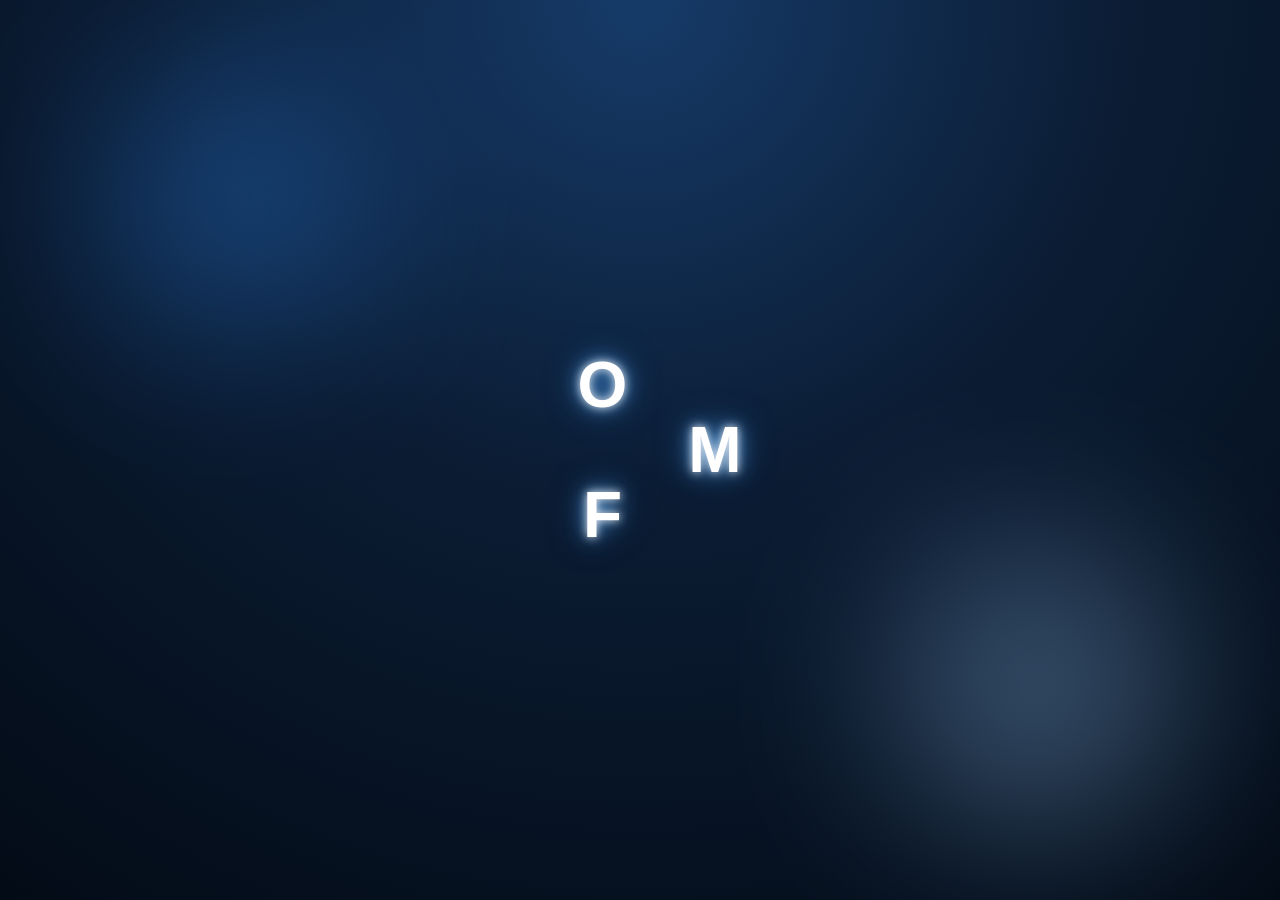
<file: index.html>
<!DOCTYPE html>
<html lang="pt">
<head>
  <meta charset="UTF-8">
  <meta name="viewport" content="width=device-width, initial-scale=1.0">
  <title>Loading MFO</title>
  <link rel="stylesheet" href="girar.css">
</head>
<body>
  <div class="loading-screen">

    <div class="fundo brilho-1"></div>
    <div class="fundo brilho-2"></div>

    <!-- Fase 1 -->
    <div class="orbita" id="orbita">
      <span class="letra-orbita m">M</span>
      <span class="letra-orbita f">F</span>
      <span class="letra-orbita o">O</span>
    </div>

    <!-- Fase 2 -->
    <div class="nome-completo" id="nomeCompleto">
      <span class="iniciais">M</span>ussagi
      <span class="iniciais">F</span>ernando
      <span class="iniciais">O</span>muge
    </div>

  </div>

  <script src="girar.js"></script>
</body>
</html>
</file>
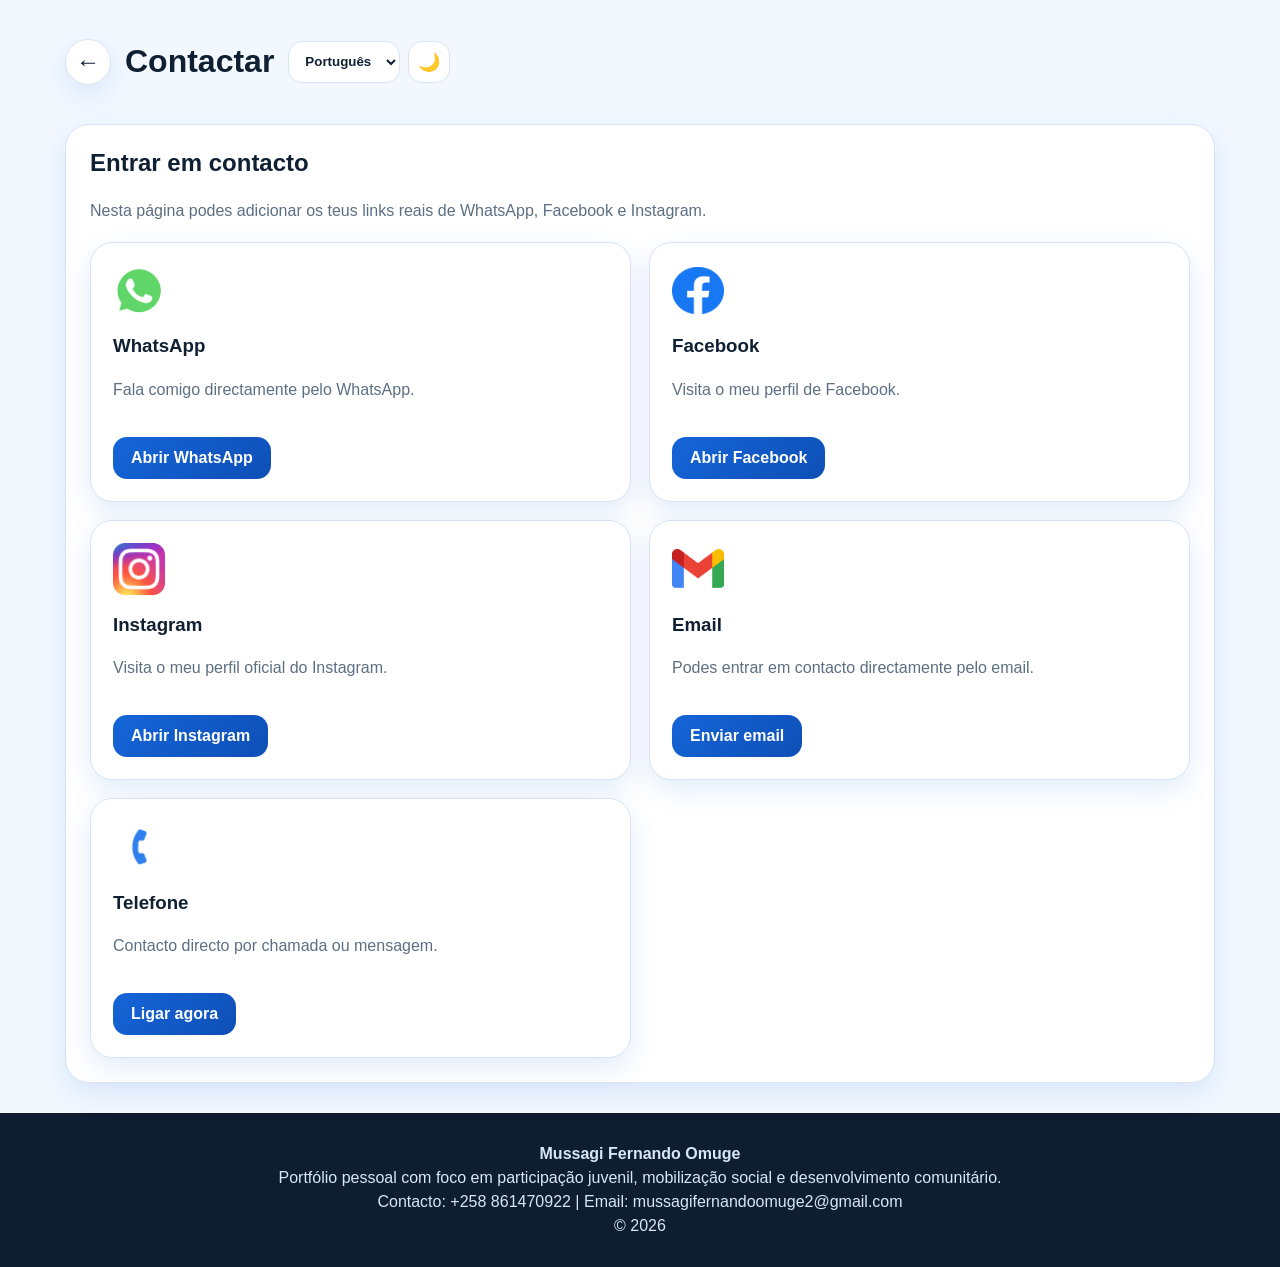
<file: contactar.html>
<!DOCTYPE html>
<html lang="pt">
<head>
  <meta charset="UTF-8">
  <meta name="viewport" content="width=device-width, initial-scale=1.0">
  <title>Contactar | Mussagi Fernando Omuge</title>
  <link rel="stylesheet" href="home.css">
</head>
<body>

  <header class="cabecalho-pagina">
    <a href="home (2).html" class="botao-voltar" aria-label="Voltar">←</a>

    <h1 data-traducao="contactar_titulo_pagina"></h1>

    <div class="acoes-topo">
      <select id="selectorIdioma" class="seletor-idioma seletor-pagina" aria-label="Selecionar idioma">
        <option value="pt">Português</option>
        <option value="en">English</option>
        <option value="es">Español</option>
      </select>

      <button class="botao-topo" id="botaoTema" aria-label="Alternar tema">🌙</button>
    </div>
  </header>

  <main class="pagina-contactar">
    <section class="cartao secao">
      <h2 data-traducao="contactar_titulo">Entrar em contacto</h2>

      <p class="introducao-secao" data-traducao="contactar_intro">
        Nesta página podes adicionar os teus links reais de WhatsApp, Facebook e Instagram. Enquanto isso, ao clicar em cada botão, aparece uma mensagem com a informação correspondente.
      </p>

      <div class="grade-contactos">
        <article class="cartao-contacto">
          <img src="watsap.png" alt="WhatsApp" class="icone-rede">
          <h3 data-traducao="contacto_whatsapp">WhatsApp</h3>
          <p data-traducao="contacto_whatsapp_texto">
            Aqui ficará o teu link directo para conversa no WhatsApp.
          </p>
          <a
  href="https://wa.me/258850470321"
  class="botao-rede link-social"
  target="_blank"
  rel="noopener noreferrer"
  data-traducao="botao_abrir_whatsapp"
>
  Abrir WhatsApp
</a>
        </article>

        <article class="cartao-contacto">
          <img src="facebook.png" alt="Facebook" class="icone-rede">
          <h3 data-traducao="contacto_facebook">Facebook</h3>
          <p data-traducao="contacto_facebook_texto">
            Aqui ficará o teu link do perfil ou página de Facebook.
          </p>
          <a
            href="https://www.facebook.com/profile.php?id=100075169595993"
            class="botao-rede link-social"
            target="_blank"
            rel="noopener noreferrer"
            data-traducao="botao_abrir_facebook"
          >
            Abrir Facebook
          </a>
        </article>

        <article class="cartao-contacto">
          <img src="instagram.png" alt="Instagram" class="icone-rede">
          <h3 data-traducao="contacto_instagram">Instagram</h3>
          <p data-traducao="contacto_instagram_texto">
            Aqui ficará o teu link oficial do Instagram.
          </p>
          <a
            href="https://www.instagram.com/mussagif?igsh=MXU2ZzVrYTk1bW1qbw=="
            class="botao-rede link-social"
            target="_blank"
            rel="noopener noreferrer"
            data-traducao="botao_abrir_instagram"
          >
            Abrir Instagram
          </a>
        </article>

        <article class="cartao-contacto">
          <img src="gmail.png" alt="Email" class="icone-rede">
          <h3 data-traducao="contacto_email">Email</h3>
          <p data-traducao="contacto_email_texto">
            Podes entrar em contacto directamente pelo email.
          </p>
          <a
            href="mailto:mussagifernandoomuge2@gmail.com"
            class="botao-rede"
            data-traducao="botao_enviar_email"
          >
            Enviar email
          </a>
        </article>

        <article class="cartao-contacto">
          <img src="phone.png" alt="Telefone" class="icone-rede">
          <h3 data-traducao="contacto_telefone">Telefone</h3>
          <p data-traducao="contacto_telefone_texto">
            Contacto directo por chamada ou mensagem.
          </p>
          <a
            href="tel:+258861470922"
            class="botao-rede"
            data-traducao="botao_ligar_agora"
          >
            Ligar agora
          </a>
        </article>
      </div>
    </section>
  </main>

  <footer class="rodape">
    <p><strong data-traducao="rodape_nome">Mussagi Fernando Omuge</strong></p>
    <p data-traducao="rodape_descricao">
      Portfólio pessoal com foco em participação juvenil, mobilização social e desenvolvimento comunitário.
    </p>
    <p data-traducao="rodape_contacto">
      Contacto: +258 861470922 | Email: mussagifernandoomuge2@gmail.com
    </p>
    <p>© 2026</p>
  </footer>

  <script src="contactar.js"></script>
</body>
</html>
</file>
<file: girar.css>
* {
  margin: 0;
  padding: 0;
  box-sizing: border-box;
}

body {
  overflow: hidden;
  font-family: Arial, sans-serif;
  background: radial-gradient(circle at top, #163b69, #0b1c33 45%, #030b16 100%);
  height: 100vh;
}

.loading-screen {
  position: relative;
  width: 100%;
  height: 100vh;
  display: flex;
  justify-content: center;
  align-items: center;
  overflow: hidden;
}

/* Fundo */
.fundo {
  position: absolute;
  border-radius: 50%;
  filter: blur(90px);
  opacity: 0.35;
  animation: flutuar 5s ease-in-out infinite alternate;
}

.brilho-1 {
  width: 260px;
  height: 260px;
  background: #2f8fff;
  top: 8%;
  left: 8%;
}

.brilho-2 {
  width: 280px;
  height: 280px;
  background: #9ed0ff;
  bottom: 8%;
  right: 8%;
}

@keyframes flutuar {
  from {
    transform: translateY(0px) scale(1);
  }
  to {
    transform: translateY(-18px) scale(1.08);
  }
}

/* MFO a girar */
.orbita {
  position: relative;
  width: 220px;
  height: 220px;
  display: flex;
  justify-content: center;
  align-items: center;
  z-index: 2;
  transition: opacity 0.5s ease, transform 0.5s ease;
}

.letra-orbita {
  position: absolute;
  font-size: 4rem;
  font-weight: bold;
  color: #ffffff;
  text-shadow:
    0 0 10px rgba(255,255,255,0.9),
    0 0 20px rgba(80,170,255,0.8),
    0 0 35px rgba(80,170,255,0.5);
}

.m {
  animation: girarM 2s linear forwards;
}

.f {
  animation: girarF 2s linear forwards;
}

.o {
  animation: girarO 2s linear forwards;
}

@keyframes girarM {
  0%   { transform: rotate(0deg) translateX(75px) rotate(0deg); }
  100% { transform: rotate(360deg) translateX(75px) rotate(-360deg); }
}

@keyframes girarF {
  0%   { transform: rotate(120deg) translateX(75px) rotate(-120deg); }
  100% { transform: rotate(480deg) translateX(75px) rotate(-480deg); }
}

@keyframes girarO {
  0%   { transform: rotate(240deg) translateX(75px) rotate(-240deg); }
  100% { transform: rotate(600deg) translateX(75px) rotate(-600deg); }
}

/* Nome completo */
.nome-completo {
  position: absolute;
  opacity: 0;
  transform: scale(0.92);
  font-size: 2.8rem;
  font-weight: bold;
  letter-spacing: 2px;
  color: #f2f2f2;
  text-align: center;
  padding: 0 20px;
  z-index: 3;
  text-shadow:
    0 0 5px rgba(255,255,255,0.65),
    0 0 12px rgba(200,200,200,0.25);
}

.nome-completo.mostrar {
  opacity: 1;
  transform: scale(1);
  transition: opacity 0.7s ease, transform 0.7s ease;
}

.nome-completo .iniciais {
  color: #ffffff;
  text-shadow:
    0 0 8px #ffffff,
    0 0 16px #7ec3ff,
    0 0 28px #5aaeff;
}

/* efeito cinzento a passar */
.nome-completo.vibranio {
  background: linear-gradient(
    90deg,
    rgba(255,255,255,0) 0%,
    rgba(190,190,190,0.15) 30%,
    rgba(235,235,235,0.95) 50%,
    rgba(170,170,170,0.25) 70%,
    rgba(255,255,255,0) 100%
  );
  background-size: 220% 100%;
  -webkit-background-clip: text;
  background-clip: text;
  animation: brilhoPassando 1s ease forwards;
}

@keyframes brilhoPassando {
  0% {
    background-position: -120% 0;
  }
  100% {
    background-position: 120% 0;
  }
}

/* esconder orbita */
.orbita.sumir {
  opacity: 0;
  transform: scale(0.7);
}

/* Responsivo */
@media (max-width: 768px) {
  .nome-completo {
    font-size: 2rem;
  }

  .orbita {
    width: 180px;
    height: 180px;
  }

  .letra-orbita {
    font-size: 3rem;
  }

  @keyframes girarM {
    0%   { transform: rotate(0deg) translateX(60px) rotate(0deg); }
    100% { transform: rotate(360deg) translateX(60px) rotate(-360deg); }
  }

  @keyframes girarF {
    0%   { transform: rotate(120deg) translateX(60px) rotate(-120deg); }
    100% { transform: rotate(480deg) translateX(60px) rotate(-480deg); }
  }

  @keyframes girarO {
    0%   { transform: rotate(240deg) translateX(60px) rotate(-240deg); }
    100% { transform: rotate(600deg) translateX(60px) rotate(-600deg); }
  }
}

@media (max-width: 480px) {
  .nome-completo {
    font-size: 1.4rem;
    line-height: 1.6;
  }

  .letra-orbita {
    font-size: 2.4rem;
  }
}
</file>
<file: home.css>
:root {
  --fundo: #f3f8ff;
  --branco: #ffffff;
  --texto: #102033;
  --texto-suave: #5c6f83;
  --azul: #1565d8;
  --azul-escuro: #0e4fb6;
  --azul-claro: #eaf3ff;
  --borda: #d8e4f3;
  --sombra: 0 10px 28px rgba(21, 101, 216, 0.12);
  --rodape: #0f1d31;
}

body.modo-escuro {
  --fundo: #0d1521;
  --branco: #142031;
  --texto: #e8f1ff;
  --texto-suave: #b3c4d8;
  --azul: #5ea6ff;
  --azul-escuro: #86bcff;
  --azul-claro: #1a2940;
  --borda: #263851;
  --sombra: 0 10px 28px rgba(0, 0, 0, 0.35);
  --rodape: #09111c;
}

* {
  box-sizing: border-box;
}

html {
  scroll-behavior: smooth;
}

body {
  margin: 0;
  font-family: Arial, Helvetica, sans-serif;
  background: var(--fundo);
  color: var(--texto);
  transition: 0.25s;
}

img {
  display: block;
  max-width: 100%;
}

a {
  text-decoration: none;
  color: inherit;
}

.cabecalho-topo {
  position: sticky;
  top: 0;
  z-index: 60;
  display: flex;
  justify-content: space-between;
  align-items: center;
  padding: 14px 18px;
  background: rgba(255, 255, 255, 0.92);
  backdrop-filter: blur(10px);
  border-bottom: 1px solid var(--borda);
}

body.modo-escuro .cabecalho-topo {
  background: rgba(13, 21, 33, 0.92);
}

.marca-topo {
  display: flex;
  align-items: center;
  gap: 10px;
  font-weight: 700;
}

.icone-marca {
  width: 42px;
  height: 42px;
  border-radius: 50%;
  display: grid;
  place-items: center;
  color: white;
  background: linear-gradient(135deg, var(--azul), var(--azul-escuro));
  box-shadow: var(--sombra);
}

.acoes-topo {
  display: flex;
  align-items: center;
  gap: 8px;
}

.seletor-idioma {
  height: 42px;
  padding: 0 12px;
  border-radius: 14px;
  border: 1px solid var(--borda);
  background: var(--branco);
  color: var(--texto);
  font-weight: 600;
  outline: none;
  cursor: pointer;
}

.seletor-pagina {
  margin-left: auto;
}

.botao-topo {
  width: 42px;
  height: 42px;
  border-radius: 14px;
  border: 1px solid var(--borda);
  background: var(--branco);
  color: var(--texto);
  cursor: pointer;
  font-size: 18px;
}

.sobreposicao {
  position: fixed;
  inset: 0;
  background: rgba(0, 0, 0, 0.35);
  opacity: 0;
  pointer-events: none;
  transition: 0.2s;
  z-index: 55;
}

.sobreposicao.mostrar {
  opacity: 1;
  pointer-events: auto;
}

.menu-lateral {
  position: fixed;
  top: 0;
  right: 0;
  width: min(300px, 85vw);
  height: 100vh;
  background: var(--branco);
  box-shadow: -10px 0 30px rgba(0, 0, 0, 0.18);
  padding: 20px;
  transform: translateX(100%);
  transition: 0.25s;
  z-index: 70;
}

.menu-lateral.abrir {
  transform: translateX(0);
}

.topo-menu {
  display: flex;
  justify-content: space-between;
  align-items: center;
  margin-bottom: 18px;
  font-weight: bold;
}

.link-menu {
  display: block;
  padding: 14px 16px;
  margin-bottom: 12px;
  background: var(--azul-claro);
  border: 1px solid var(--borda);
  border-radius: 16px;
  font-weight: 600;
}

.hero,
.conteudo-principal,
.pagina-contactar {
  width: min(1150px, 92vw);
  margin-left: auto;
  margin-right: auto;
}

.hero {
  display: grid;
  grid-template-columns: 330px 1fr;
  gap: 22px;
  margin-top: 24px;
}

.cartao {
  background: var(--branco);
  border: 1px solid var(--borda);
  border-radius: 24px;
  box-shadow: var(--sombra);
}

.cartao-perfil {
  padding: 22px;
  text-align: center;
}

.foto-perfil {
  width: 165px;
  aspect-ratio: 1;
  object-fit: cover;
  border-radius: 50%;
  margin: 0 auto 14px;
  border: 5px solid var(--azul-claro);
  cursor: pointer;
}

.cartao-destaque {
  padding: 28px;
  background: linear-gradient(145deg, var(--branco), var(--azul-claro));
}

.rotulo {
  display: inline-block;
  margin-bottom: 10px;
  color: var(--azul);
  font-weight: 700;
  text-transform: uppercase;
  font-size: 0.9rem;
}

.cartao-destaque h2,
.cartao-perfil h1,
.secao h2 {
  margin-top: 0;
}

.texto-suave,
.introducao-secao,
.item-percurso p,
.descricao-actividade p,
.cartao-contacto p {
  color: var(--texto-suave);
  line-height: 1.8;
}

.botao-principal,
.botao-rede {
  display: inline-block;
  margin-top: 16px;
  padding: 12px 18px;
  border: none;
  border-radius: 14px;
  background: linear-gradient(135deg, var(--azul), var(--azul-escuro));
  color: white;
  font-weight: 700;
  cursor: pointer;
}

.lista-chips {
  display: flex;
  flex-wrap: wrap;
  gap: 10px;
  margin-top: 18px;
}

.chip {
  padding: 10px 14px;
  border: 1px solid var(--borda);
  border-radius: 14px;
  background: var(--branco);
  font-weight: 700;
}

.conteudo-principal,
.pagina-contactar {
  display: grid;
  gap: 22px;
  margin-top: 22px;
  margin-bottom: 30px;
}

.secao {
  padding: 24px;
}

.grade-dupla {
  display: grid;
  grid-template-columns: 1fr 1fr;
  gap: 18px;
}

.caixa-interna {
  padding: 18px;
  border-radius: 20px;
  background: var(--azul-claro);
  border: 1px solid var(--borda);
}

.lista-info {
  margin: 0;
  padding-left: 18px;
}

.lista-info li {
  margin-bottom: 12px;
  line-height: 1.8;
}

.lista-percurso {
  display: grid;
  gap: 16px;
}

.item-percurso {
  padding: 18px;
  border-radius: 20px;
  background: var(--azul-claro);
  border: 1px solid var(--borda);
}

.ano {
  display: inline-block;
  margin-bottom: 8px;
  color: var(--azul);
  font-weight: 700;
}

.pilha-actividades {
  display: grid;
  gap: 18px;
}

.bloco-actividade {
  border-radius: 22px;
  overflow: hidden;
  border: 1px solid var(--borda);
  background: var(--branco);
  box-shadow: var(--sombra);
}

.trilho-fotos {
  display: flex;
  overflow-x: auto;
  scroll-snap-type: x mandatory;
  background: var(--azul-claro);
}

.foto-actividade {
  min-width: 100%;
  height: 220px;
  object-fit: cover;
  scroll-snap-align: start;
  cursor: pointer;
}

.descricao-actividade {
  padding: 16px 18px 18px;
}

.descricao-actividade h3 {
  margin-top: 0;
  margin-bottom: 8px;
}

.cabecalho-pagina {
  width: min(1150px, 92vw);
  margin: 22px auto 0;
  display: flex;
  align-items: center;
  gap: 14px;
  flex-wrap: wrap;
}

.botao-voltar {
  width: 46px;
  height: 46px;
  border-radius: 50%;
  display: grid;
  place-items: center;
  background: var(--branco);
  border: 1px solid var(--borda);
  box-shadow: var(--sombra);
  font-size: 24px;
  font-weight: bold;
}

.grade-contactos {
  display: grid;
  grid-template-columns: repeat(2, minmax(0, 1fr));
  gap: 18px;
}

.cartao-contacto {
  padding: 22px;
  border-radius: 22px;
  background: var(--branco);
  border: 1px solid var(--borda);
  box-shadow: var(--sombra);
}

.icone-rede {
  width: 52px;
  height: 52px;
  object-fit: contain;
  margin-bottom: 12px;
}

.popup-imagem,
.popup-mensagem {
  position: fixed;
  inset: 0;
  display: none;
  place-items: center;
  padding: 20px;
  background: rgba(0, 0, 0, 0.58);
  z-index: 120;
}

.popup-imagem.mostrar,
.popup-mensagem.mostrar {
  display: grid;
}

.caixa-popup-imagem {
  position: relative;
  width: min(50vw, 760px);
  max-width: 95vw;
}

.caixa-popup-imagem img {
  width: 100%;
  max-height: 82vh;
  object-fit: contain;
  border-radius: 22px;
  background: #000;
}

.caixa-popup-mensagem {
  position: relative;
  width: min(560px, 95vw);
  background: var(--branco);
  color: var(--texto);
  border-radius: 22px;
  padding: 24px;
  border: 1px solid var(--borda);
}

.fechar-popup {
  position: absolute;
  top: -10px;
  right: -10px;
  width: 42px;
  height: 42px;
  border: none;
  border-radius: 50%;
  background: white;
  font-size: 18px;
  font-weight: bold;
  cursor: pointer;
}

.rodape {
  background: var(--rodape);
  color: #d9e6f8;
  text-align: center;
  padding: 26px 18px;
}

.rodape p {
  margin: 6px 0;
}

@media (max-width: 980px) {
  .hero,
  .grade-dupla,
  .grade-contactos {
    grid-template-columns: 1fr;
  }

  .caixa-popup-imagem {
    width: min(72vw, 760px);
  }
}

@media (max-width: 620px) {
  .cabecalho-topo {
    padding: 12px 14px;
  }

  .acoes-topo {
    flex-wrap: wrap;
    justify-content: flex-end;
  }

  .seletor-idioma {
    width: 130px;
  }

  .hero {
    margin-top: 18px;
    gap: 16px;
  }

  .secao,
  .cartao-perfil,
  .cartao-destaque {
    padding: 18px;
  }

  .foto-perfil {
    width: 135px;
  }

  .foto-actividade {
    height: 180px;
  }

  .botao-voltar {
    width: 42px;
    height: 42px;
  }

  .cabecalho-pagina h1 {
    font-size: 1.4rem;
  }

  .caixa-popup-imagem {
    width: 92vw;
  }
}


.secao-contactar-final {
  width: min(1150px, 92vw);
  margin: 0 auto 30px;
  text-align: center;
}

.botao-contactar-final {
  margin-top: 18px;
}
</file>
